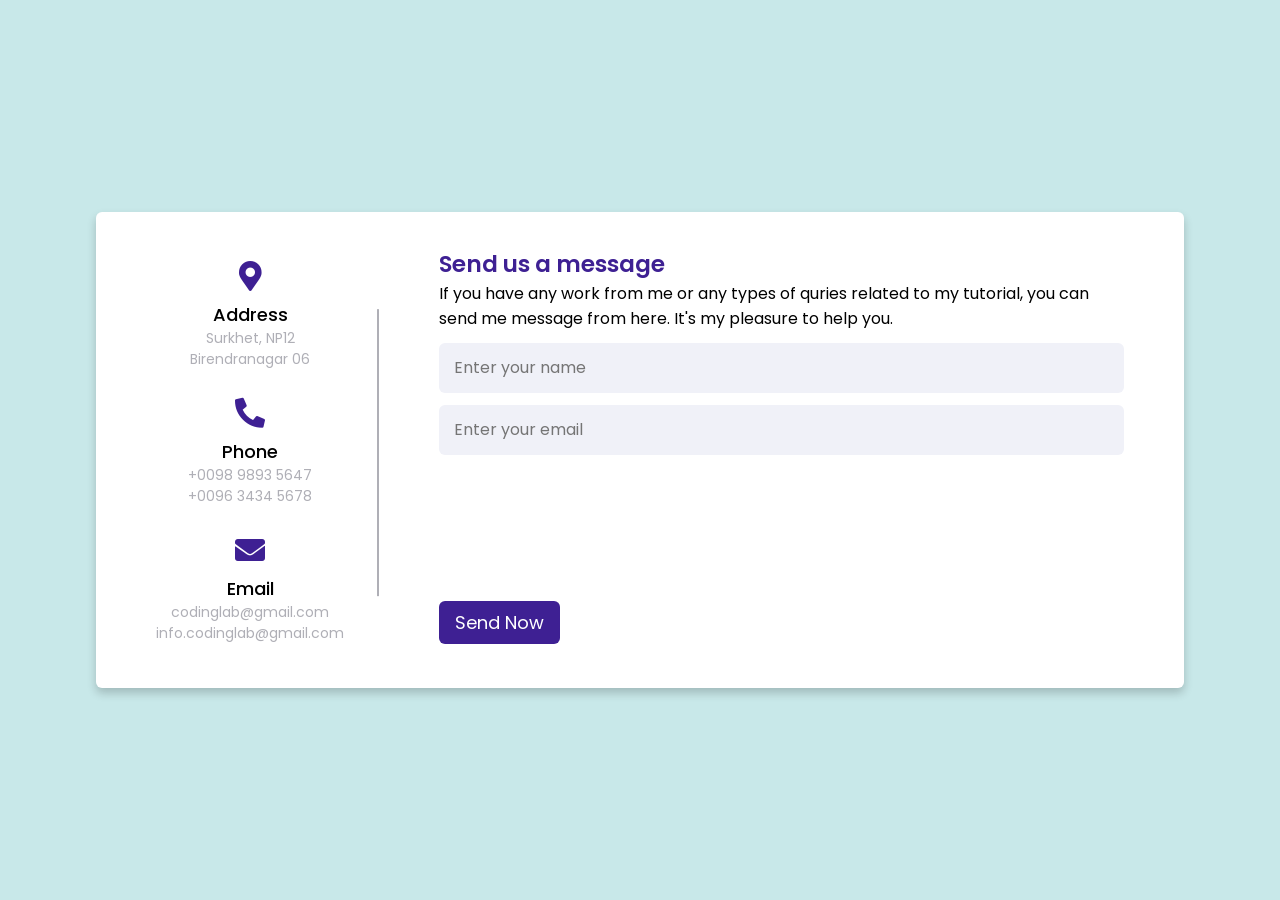
<file: contact/index.html>
<!DOCTYPE html>
<!-- Created By CodingLab - www.codinglabweb.com -->
<html lang="en" dir="ltr">
  <head>
    <meta charset="UTF-8">
 <title> Responsive Contact Us Form  | CodingLab </title>
    <link rel="stylesheet" href="style.css">
    <!-- Fontawesome CDN Link -->
    <link rel="stylesheet" href="https://cdnjs.cloudflare.com/ajax/libs/font-awesome/5.15.2/css/all.min.css"/>
     <meta name="viewport" content="width=device-width, initial-scale=1.0">
   </head>
<body>
  <div class="container">
    <div class="content">
      <div class="left-side">
        <div class="address details">
          <i class="fas fa-map-marker-alt"></i>
          <div class="topic">Address</div>
          <div class="text-one">Surkhet, NP12</div>
          <div class="text-two">Birendranagar 06</div>
        </div>
        <div class="phone details">
          <i class="fas fa-phone-alt"></i>
          <div class="topic">Phone</div>
          <div class="text-one">+0098 9893 5647</div>
          <div class="text-two">+0096 3434 5678</div>
        </div>
        <div class="email details">
          <i class="fas fa-envelope"></i>
          <div class="topic">Email</div>
          <div class="text-one">codinglab@gmail.com</div>
          <div class="text-two">info.codinglab@gmail.com</div>
        </div>
      </div>
      <div class="right-side">
        <div class="topic-text">Send us a message</div>
        <p>If you have any work from me or any types of quries related to my tutorial, you can send me message from here. It's my pleasure to help you.</p>
      <form action="#">
        <div class="input-box">
          <input type="text" placeholder="Enter your name">
        </div>
        <div class="input-box">
          <input type="text" placeholder="Enter your email">
        </div>
        <div class="input-box message-box">
          
        </div>
        <div class="button">
          <input type="button" value="Send Now" >
        </div>
      </form>
    </div>
    </div>
  </div>
</body>
</html>
</file>
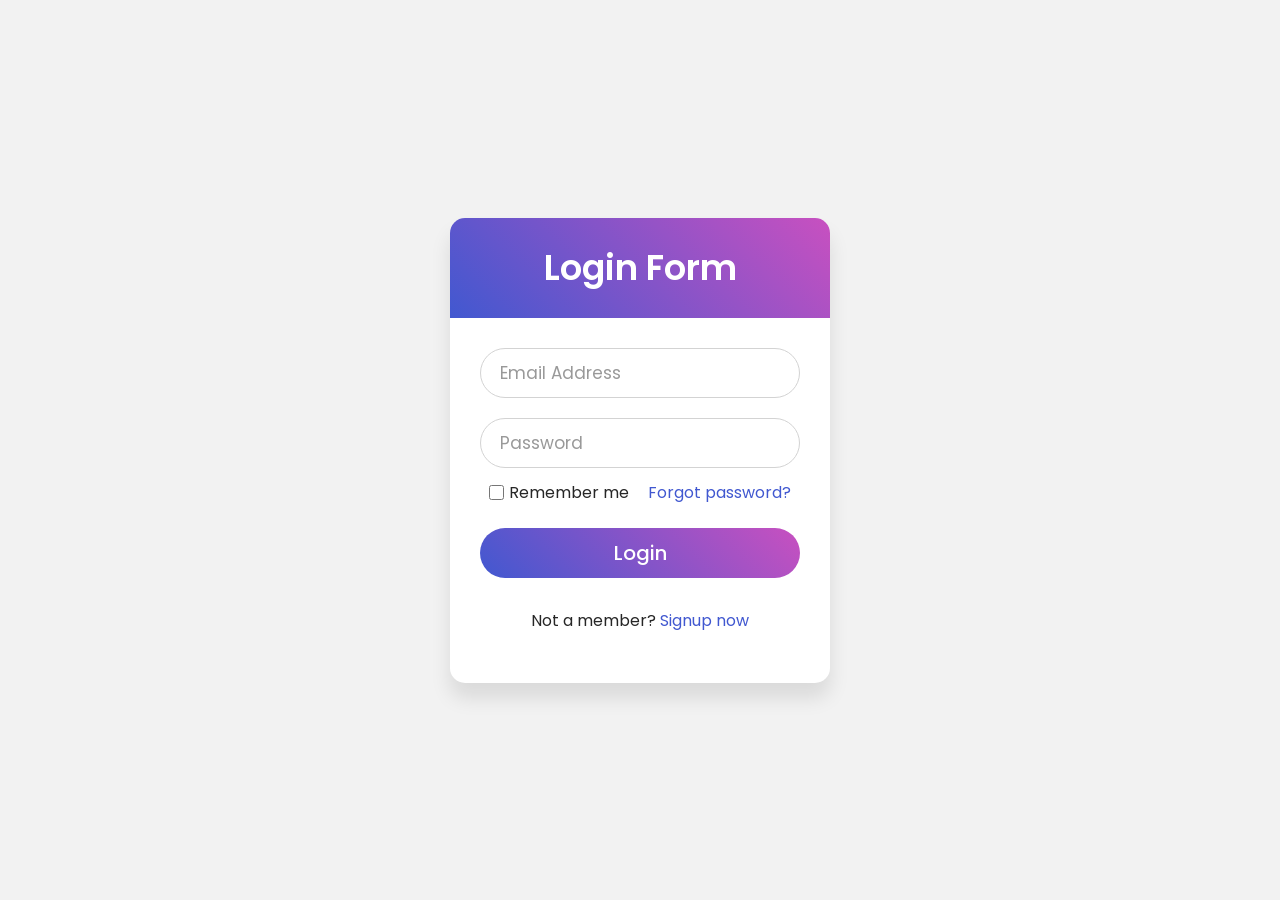
<file: Login Form with Floating Label Animation- CodingLab/index.html>
<!DOCTYPE html>
<html lang="en" dir="ltr">
  <head>
    <meta charset="utf-8">
    <title>Login Form Design | CodeLab</title>
    <link rel="stylesheet" href="style.css">
  </head>
  <body>
    <div class="wrapper">
      <div class="title">Login Form</div>
      <form action="#">
        <div class="field">
          <input type="text" required>
          <label>Email Address</label>
        </div>
        <div class="field">
          <input type="password" required>
          <label>Password</label>
        </div>
        <div class="content">
          <div class="checkbox">
            <input type="checkbox" id="remember-me">
            <label for="remember-me">Remember me</label>
          </div>
          <div class="pass-link"><a href="#">Forgot password?</a></div>
        </div>
        <div class="field">
          <input type="submit" value="Login">
        </div>
        <div class="signup-link">Not a member? <a href="#">Signup now</a></div>
      </form>
    </div>

  </body>
</html>
</file>
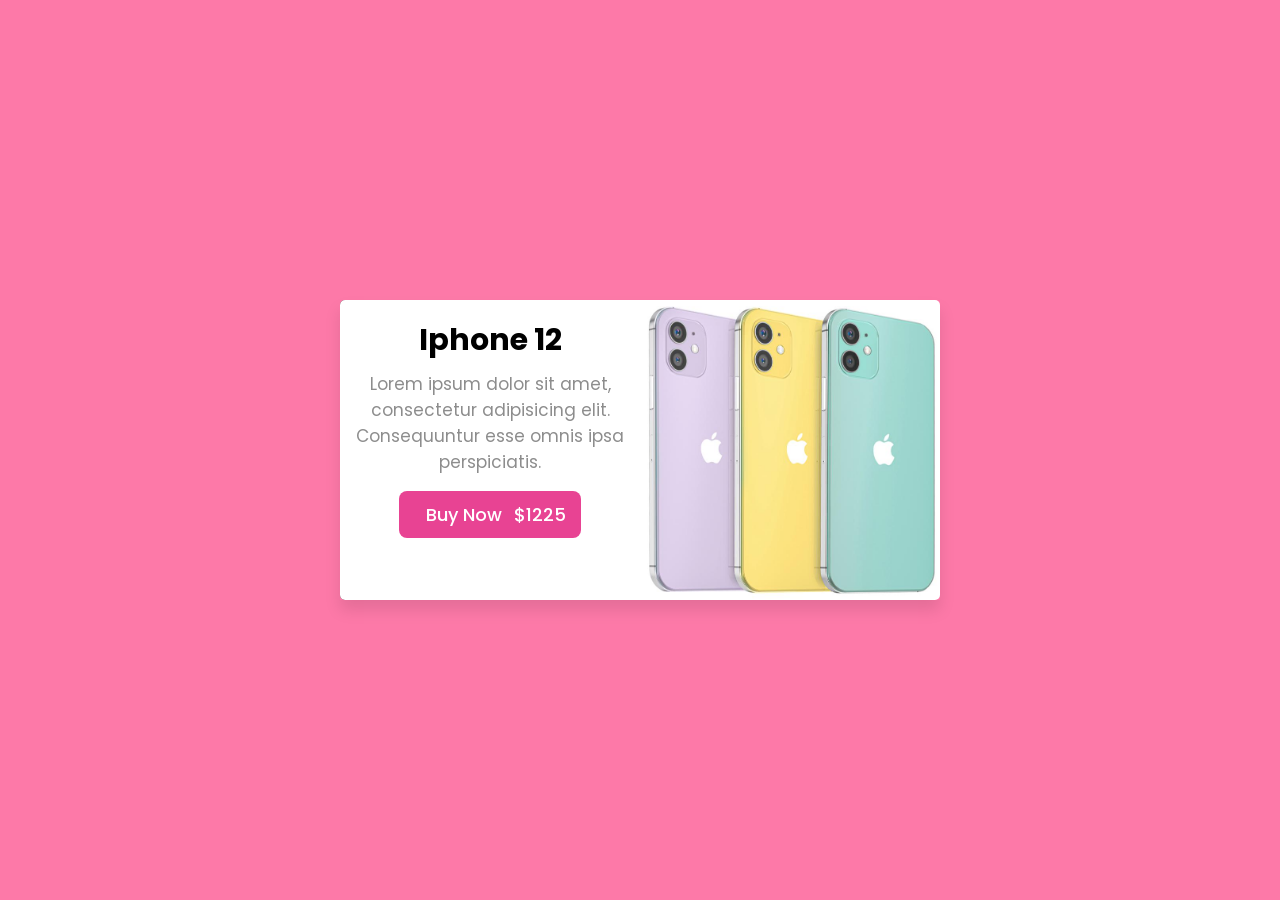
<file: Product Card orgi/index.html>
<!DOCTYPE html>
<html lang="en" dir="ltr">
  <head>
    <meta name="viewport" content="width=device-width, initial-scale=1.0">
    <title>image slider | CodingLab</title>
    <link rel="stylesheet" href="style.css">
    <link rel="stylesheet" href="file:///E:/fontawesome/css/all.css">
    </head>
<body>
  <div class="wrapper">
    <div class="right">
      <div class="logo">Iphone 12</div>
      <div class="stars">
        <i class="fas fa-star"></i>
        <i class="fas fa-star"></i>
        <i class="fas fa-star"></i>
        <i class="far fa-star"></i>
        <i class="far fa-star"></i>
      </div>
      <div class="about">
        <p>Lorem ipsum dolor sit amet, consectetur adipisicing elit. Consequuntur esse omnis ipsa perspiciatis.</p>
      </div>
      <button>
        <h1>Buy Now</h1>
        <h1>$1225</h1>
      </button>
    </div>
    <div class="left">
      <ul>
        <li>Chipset Apple A14 Bionic (5 nm)</li>
         <li>CPU	Hexa-core</li>
         <li>GPU	Apple GPU (4-core graphics)</li>
         <li>Dual	12 MP, f/2.2, 23mm (wide), 1/3.6"</li>
         <li>Loudspeaker	Yes, with stereo speakers</li>
         <li>USB	Lightning, USB 2.0</li>
      </ul>
    </div>
  </div>
  </body>

</html>
</file>
<file: contact/style.css>
/* Google Font CDN Link */
@import url('https://fonts.googleapis.com/css2?family=Poppins:wght@200;300;400;500;600;700&display=swap');
*{
  margin: 0;
  padding: 0;
  box-sizing: border-box;
  font-family: "Poppins" , sans-serif;
}
body{
  min-height: 100vh;
  width: 100%;
  background: #c8e8e9;
  display: flex;
  align-items: center;
  justify-content: center;
}
.container{
  width: 85%;
  background: #fff;
  border-radius: 6px;
  padding: 20px 60px 30px 40px;
  box-shadow: 0 5px 10px rgba(0, 0, 0, 0.2);
}
.container .content{
  display: flex;
  align-items: center;
  justify-content: space-between;
}
.container .content .left-side{
  width: 25%;
  height: 100%;
  display: flex;
  flex-direction: column;
  align-items: center;
  justify-content: center;
  margin-top: 15px;
  position: relative;
}
.content .left-side::before{
  content: '';
  position: absolute;
  height: 70%;
  width: 2px;
  right: -15px;
  top: 50%;
  transform: translateY(-50%);
  background: #afafb6;
}
.content .left-side .details{
  margin: 14px;
  text-align: center;
}
.content .left-side .details i{
  font-size: 30px;
  color: #3e2093;
  margin-bottom: 10px;
}
.content .left-side .details .topic{
  font-size: 18px;
  font-weight: 500;
}
.content .left-side .details .text-one,
.content .left-side .details .text-two{
  font-size: 14px;
  color: #afafb6;
}
.container .content .right-side{
  width: 75%;
  margin-left: 75px;
}
.content .right-side .topic-text{
  font-size: 23px;
  font-weight: 600;
  color: #3e2093;
}
.right-side .input-box{
  height: 50px;
  width: 100%;
  margin: 12px 0;
}
.right-side .input-box input,
.right-side .input-box textarea{
  height: 100%;
  width: 100%;
  border: none;
  outline: none;
  font-size: 16px;
  background: #F0F1F8;
  border-radius: 6px;
  padding: 0 15px;
  resize: none;
}
.right-side .message-box{
  min-height: 110px;
}
.right-side .input-box textarea{
  padding-top: 6px;
}
.right-side .button{
  display: inline-block;
  margin-top: 12px;
}
.right-side .button input[type="button"]{
  color: #fff;
  font-size: 18px;
  outline: none;
  border: none;
  padding: 8px 16px;
  border-radius: 6px;
  background: #3e2093;
  cursor: pointer;
  transition: all 0.3s ease;
}
.button input[type="button"]:hover{
  background: #5029bc;
}

@media (max-width: 950px) {
  .container{
    width: 90%;
    padding: 30px 40px 40px 35px ;
  }
  .container .content .right-side{
   width: 75%;
   margin-left: 55px;
}
}
@media (max-width: 820px) {
  .container{
    margin: 40px 0;
    height: 100%;
  }
  .container .content{
    flex-direction: column-reverse;
  }
 .container .content .left-side{
   width: 100%;
   flex-direction: row;
   margin-top: 40px;
   justify-content: center;
   flex-wrap: wrap;
 }
 .container .content .left-side::before{
   display: none;
 }
 .container .content .right-side{
   width: 100%;
   margin-left: 0;
 }
}
</file>
<file: Login Form with Floating Label Animation- CodingLab/style.css>
@import url('https://fonts.googleapis.com/css?family=Poppins:400,500,600,700&display=swap');
*{
  margin: 0;
  padding: 0;
  box-sizing: border-box;
  font-family: 'Poppins', sans-serif;
}
html,body{
  display: grid;
  height: 100%;
  width: 100%;
  place-items: center;
  background: #f2f2f2;
  /* background: linear-gradient(-135deg, #c850c0, #4158d0); */
}
::selection{
  background: #4158d0;
  color: #fff;
}
.wrapper{
  width: 380px;
  background: #fff;
  border-radius: 15px;
  box-shadow: 0px 15px 20px rgba(0,0,0,0.1);
}
.wrapper .title{
  font-size: 35px;
  font-weight: 600;
  text-align: center;
  line-height: 100px;
  color: #fff;
  user-select: none;
  border-radius: 15px 15px 0 0;
  background: linear-gradient(-135deg, #c850c0, #4158d0);
}
.wrapper form{
  padding: 10px 30px 50px 30px;
}
.wrapper form .field{
  height: 50px;
  width: 100%;
  margin-top: 20px;
  position: relative;
}
.wrapper form .field input{
  height: 100%;
  width: 100%;
  outline: none;
  font-size: 17px;
  padding-left: 20px;
  border: 1px solid lightgrey;
  border-radius: 25px;
  transition: all 0.3s ease;
}
.wrapper form .field input:focus,
form .field input:valid{
  border-color: #4158d0;
}
.wrapper form .field label{
  position: absolute;
  top: 50%;
  left: 20px;
  color: #999999;
  font-weight: 400;
  font-size: 17px;
  pointer-events: none;
  transform: translateY(-50%);
  transition: all 0.3s ease;
}
form .field input:focus ~ label,
form .field input:valid ~ label{
  top: 0%;
  font-size: 16px;
  color: #4158d0;
  background: #fff;
  transform: translateY(-50%);
}
form .content{
  display: flex;
  width: 100%;
  height: 50px;
  font-size: 16px;
  align-items: center;
  justify-content: space-around;
}
form .content .checkbox{
  display: flex;
  align-items: center;
  justify-content: center;
}
form .content input{
  width: 15px;
  height: 15px;
  background: red;
}
form .content label{
  color: #262626;
  user-select: none;
  padding-left: 5px;
}
form .content .pass-link{
  color: "";
}
form .field input[type="submit"]{
  color: #fff;
  border: none;
  padding-left: 0;
  margin-top: -10px;
  font-size: 20px;
  font-weight: 500;
  cursor: pointer;
  background: linear-gradient(-135deg, #c850c0, #4158d0);
  transition: all 0.3s ease;
}
form .field input[type="submit"]:active{
  transform: scale(0.95);
}
form .signup-link{
  color: #262626;
  margin-top: 20px;
  text-align: center;
}
form .pass-link a,
form .signup-link a{
  color: #4158d0;
  text-decoration: none;
}
form .pass-link a:hover,
form .signup-link a:hover{
  text-decoration: underline;
}
</file>
<file: Product Card orgi/style.css>
@import url('https://fonts.googleapis.com/css2?family=Poppins:wght@400;500;600;700;800&display=swap');
*{
  margin: 0;
  padding: 0;
  box-sizing: border-box;
  font-family: 'Poppins', sans-serif;
}
::selection{
    background: #e84393;
    color: #fff;
}
html, body{
  height: 100%;
  display: grid;
  place-items: center;
  background: #fd79a8;
}
.wrapper{
  display: flex;
  height: 300px;
  width: 600px;
  align-items: center;
  justify-content: center;
  box-shadow: 0px 10px 15px rgba(0,0,0,0.1);
}
.wrapper .right{
  background: #fff;
  height: 100%;
  width: 50%;
  text-align: center;
  border-radius: 5px 0 0 5px;
  z-index: 12;
}
.wrapper .right .logo{
  font-size: 30px;
  font-weight: bold;
  margin-top: 18px;
}
.right .stars{
  font-size: 18px;
  color: #e84393;
  margin-top: 8px;
}
.right .about p{
  color: #8d8d8d;
  font-size: 17px;
}
.right button{
  background: #e84393;
  outline: none;
  border: none;
  padding: 10px 15px;
  display: inline-flex;
  align-items: center;
  justify-content: center;
  border-radius: 8px;
  margin-top: 16px;
  cursor: pointer;
  transition: all 0.3s linear;
}
.right h1{
  font-weight: 500;
  font-size: 18px;
  color: #fff;
  margin-left: 12px;
}
button:hover{
  transform: scale(0.98);
}
.left{
  background: url('iphone12.png') no-repeat;
  background-size: cover;
  background-position: center;
  height: 100%;
  width: 50%;
  border-radius: 0 5px 5px 0;
  cursor: pointer;
}
.left ul{
  height: 100%;
  width: 100%;
  background: rgba(0, 0, 0, 0.8);
  border-radius: 5px;
  display: inline-flex;
  flex-direction: column;
  justify-content: space-between;
  text-align: left;
  padding: 10px 26px;
  margin-left: -300px;
  transition: 0.4s
}
ul li{
  font-size: 15px;
  color: #fff;
}
.left:hover ul{
  margin-left: 0px;
}
</file>
